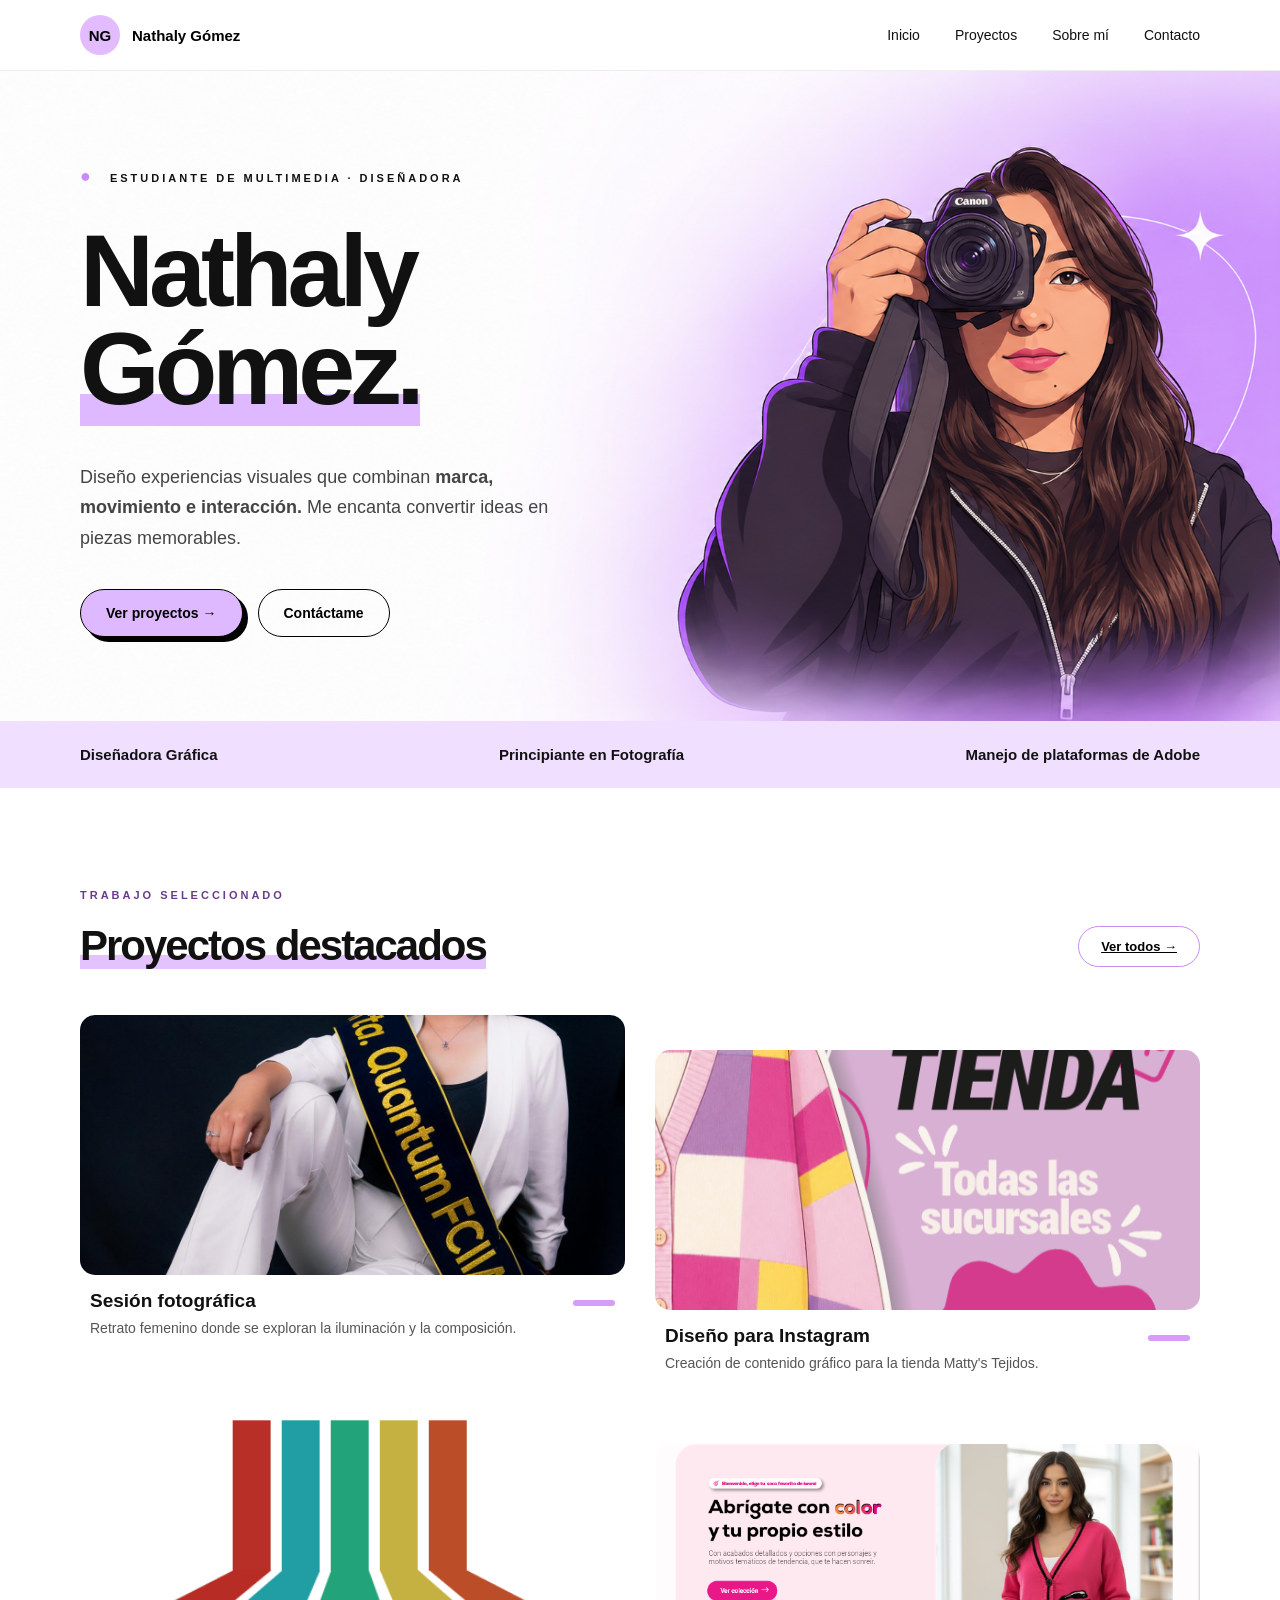
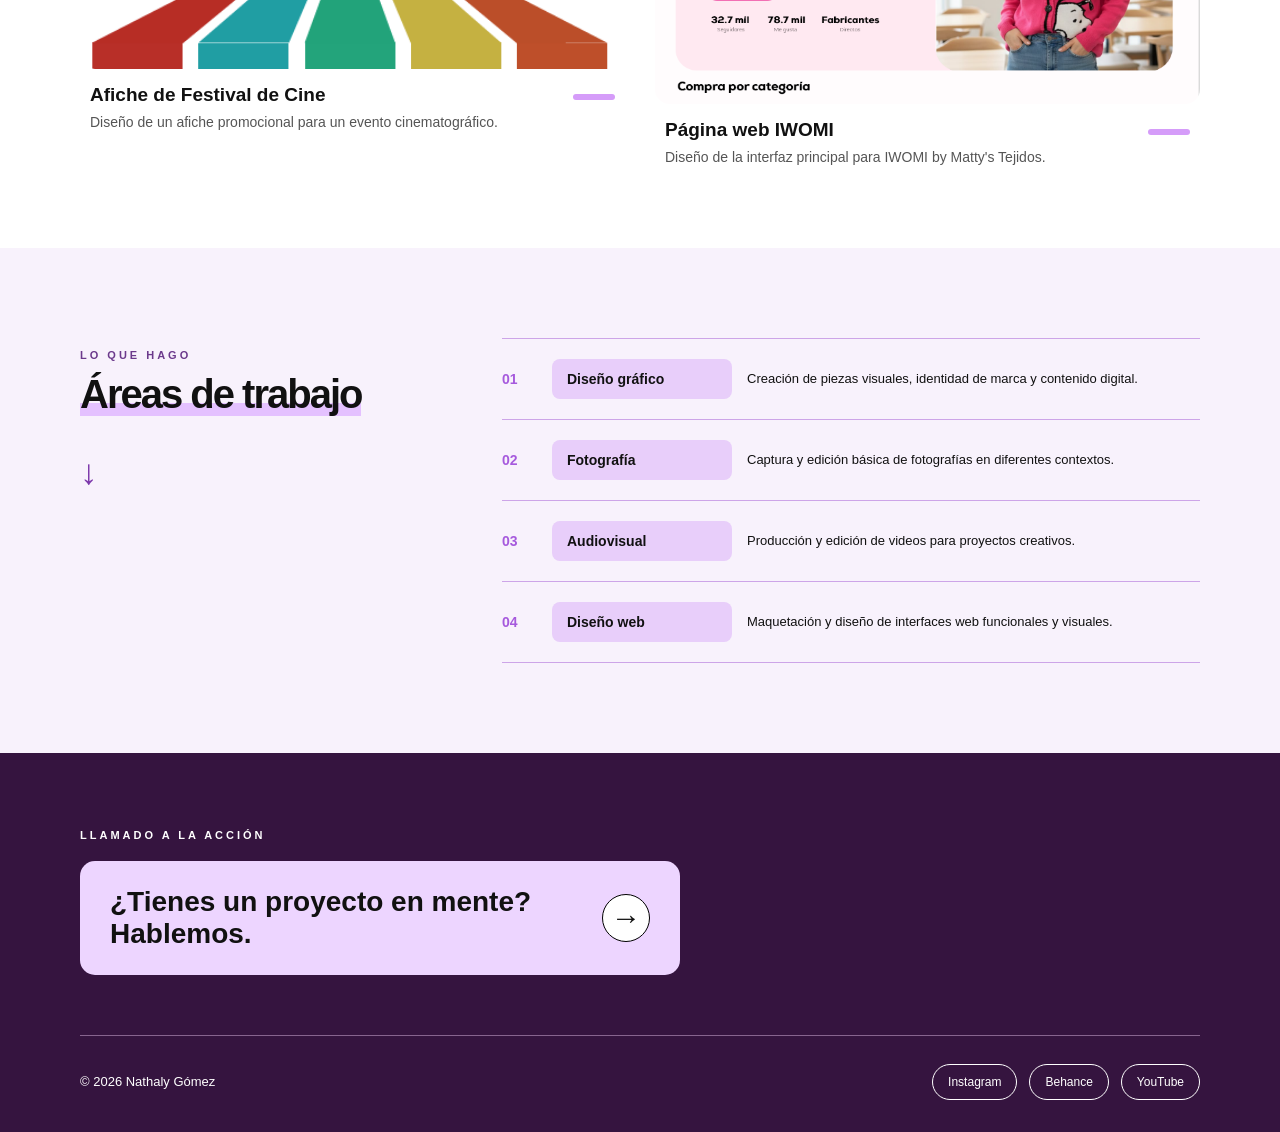
<file: index.html>
<!DOCTYPE html>
<html lang="en">
<head>
    <meta charset="UTF-8">
    <meta name="viewport" content="width=device-width, initial-scale=1.0">
    <title>PORTAFOLIO</title><link rel="stylesheet" href="estilos.css">
</head>
<body>
 <header class="encabezado">
        <div class="contenedor menu">
            <a href="#inicio" class="logo">
                <span class="logo-circulo">NG</span>
                Nathaly Gómez
            </a>
            <nav class="navegacion">
                <a href="index.html">Inicio</a>
                <a href="Proyectos.html">Proyectos</a>
                <a href="Sobre_mí.html">Sobre mí</a>
                <a href="Contacto.html">Contacto</a>
            </nav>
        </div>
</header>
<main>
        <section id="inicio" class="portada">
            <div class="contenedor portada-contenido">
                <div class="presentacion">
                    <p class="subtitulo">
                        ESTUDIANTE DE MULTIMEDIA · DISEÑADORA</p>
                    <h1>
                        Nathaly<br>
                        <span>Gómez.</span>
                    </h1>
                    <p class="descripcion">
                        Diseño experiencias visuales que combinan
                        <strong>marca, movimiento e interacción.</strong>
                        Me encanta convertir ideas en piezas memorables.</p>
                    <div class="botones">
                        <a href="#proyectos" class="btn-principal">
                            Ver proyectos →
                        </a>
                        <a href="#contacto" class="btn-secundario">
                            Contáctame
                        </a>
                    </div>
                </div>
            </div>
        </section>
  <section class="especialidades">
            <div class="contenedor especialidades-contenido">
                <div class="especialidad">
                    <p>Diseñadora Gráfica</p>
                </div>
                <div class="especialidad">
                    <p>Principiante en Fotografía</p>
                </div>
                <div class="especialidad">
                    <p>Manejo de plataformas de Adobe</p>
                </div>
            </div>
        </section>
 <section id="proyectos" class="proyectos">
            <div class="contenedor">
                <p class="etiqueta">TRABAJO SELECCIONADO</p>
                <div class="titulo-seccion">
                    <h2><span>Proyectos destacados</span></h2>
                    <a href="Proyectos.html" class="ver-todos">
                        Ver todos → </a>
                </div>
                <div id="proyectos" class="cuadricula-proyectos">
                    <article class="tarjeta-proyecto">
                        <div class="imagen-proyecto">
                            <img src="SESIÓN.jpeg"
                                 alt="Retrato de sesión fotográfica">
                        </div>
                        <div class="info-proyecto">
                            <div>
                                <h3>Sesión fotográfica</h3>
                                <p>
                                    Retrato femenino donde se exploran
                                    la iluminación y la composición.
                                </p>
                            </div>
                            <span class="linea-morada"></span>
                        </div>
                    </article>
                    <article class="tarjeta-proyecto">
                        <div class="imagen-proyecto">
                            <img src="POST_MT.png"
                                 alt="Post para Matty's Tejidos">
                        </div>
                        <div class="info-proyecto">
                            <div>
                                <h3>Diseño para Instagram</h3>
                                <p>
                                    Creación de contenido gráfico
                                    para la tienda Matty's Tejidos.
                                </p>
                            </div>
                            <span class="linea-morada"></span>
                        </div>
                    </article>
                    <article class="tarjeta-proyecto">
                        <div class="imagen-proyecto">
                            <img src="AFICHE.png"
                                 alt="Afiche de festival de cine">
                        </div>
                        <div class="info-proyecto">
                            <div>
                                <h3>Afiche de Festival de Cine</h3>
                                <p>
                                    Diseño de un afiche promocional
                                    para un evento cinematográfico.
                                </p>
                            </div>
                            <span class="linea-morada"></span>
                        </div>
                    </article>
                    <article class="tarjeta-proyecto">
                        <div class="imagen-proyecto">
                            <img src="PÁGINA_WEB.png"
                                 alt="Página web IWOMI">
                        </div>
                        <div class="info-proyecto">
                            <div>
                                <h3>Página web IWOMI</h3>
                                <p>
                                    Diseño de la interfaz principal
                                    para IWOMI by Matty's Tejidos.
                                </p>
                            </div>
                            <span class="linea-morada"></span>
                        </div>
                    </article>
                </div>
            </div>
        </section>
 <section id="sobre-mi" class="areas">
            <div class="contenedor areas-contenido">
                <div class="areas-titulo">
                    <p class="etiqueta">LO QUE HAGO</p>
                    <h2><span>Áreas de trabajo</span></h2>
                    <p class="flecha">↓</p>
                </div>
                <div class="lista-areas">
                    <div class="area">
                        <span class="numero">01</span>
                        <h3>Diseño gráfico</h3>
                        <p>
                            Creación de piezas visuales,
                            identidad de marca y contenido digital.
                        </p>
                    </div>
                    <div class="area">
                        <span class="numero">02</span>
                        <h3>Fotografía</h3>
                        <p>
                            Captura y edición básica de fotografías
                            en diferentes contextos.
                        </p>
                    </div>
                    <div class="area">
                        <span class="numero">03</span>
                        <h3>Audiovisual</h3>
                        <p>
                            Producción y edición de videos
                            para proyectos creativos.
                        </p>
                    </div>
                    <div class="area">
                        <span class="numero">04</span>
                        <h3>Diseño web</h3>
                        <p>Maquetación y diseño de interfaces
                        web funcionales y visuales.</p>
                    </div>
                </div>
            </div>
        </section>
    </main>
    <footer id="contacto" class="footer">
        <div class="contenedor">
            <p class="etiqueta-footer">
                LLAMADO A LA ACCIÓN
            </p>
            <a href="mailto:tu-correo@ejemplo.com"
               class="contacto-grande">
                <span>
                    ¿Tienes un proyecto en mente?<br>
                    Hablemos.
                </span>
                <span class="flecha-contacto">→</span>
            </a>
            <div class="footer-inferior">
                <p>© 2026 Nathaly Gómez</p>
                <div class="redes">
                    <a href="https://www.instagram.com/"
                       target="_blank"
                       rel="noopener noreferrer">Instagram</a>

                    <a href="https://www.behance.net/"
                       target="_blank"
                       rel="noopener noreferrer">Behance</a>

                    <a href="https://www.youtube.com/"
                       target="_blank"
                       rel="noopener noreferrer">YouTube</a>
                </div>
            </div>
        </div>
    </footer>
    </main>
</body>
</html>
</file>
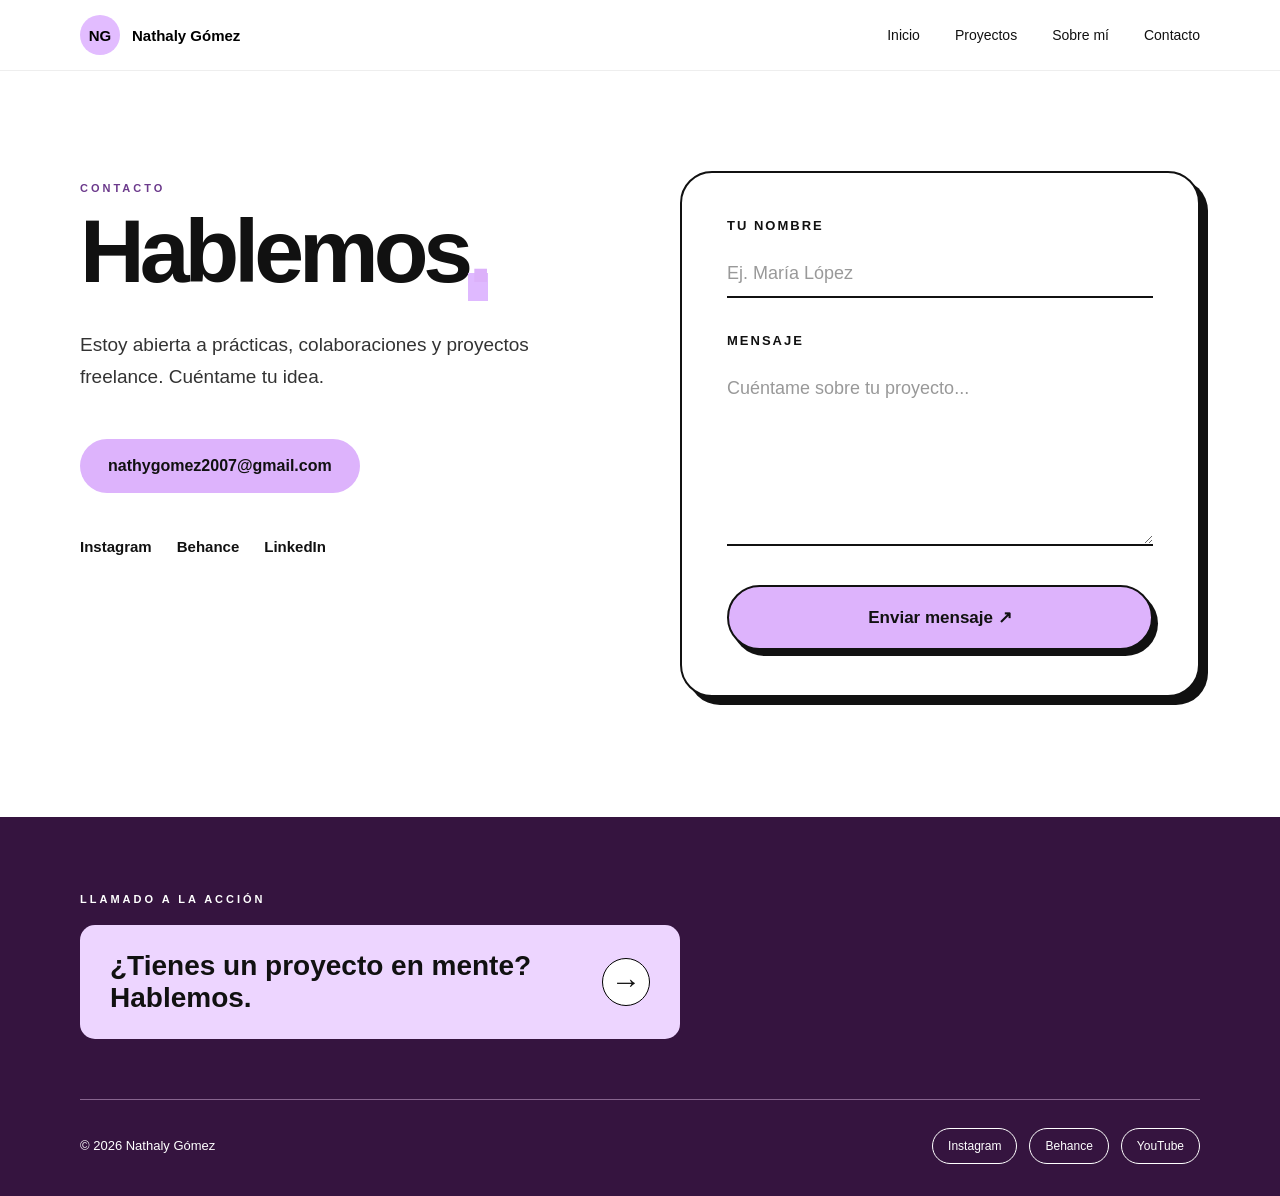
<file: Contacto.html>
<!DOCTYPE html>
<html lang="en">
<head>
    <meta charset="UTF-8">
    <meta name="viewport" content="width=device-width, initial-scale=1.0">
    <title>Document</title><link rel="stylesheet" href="estilos.css">
</head>
<body>
 <header class="encabezado">
        <div class="contenedor menu">
            <a href="#inicio" class="logo">
                <span class="logo-circulo">NG</span>
                Nathaly Gómez
            </a>
            <nav class="navegacion">
                <a href="index.html">Inicio</a>
                <a href="Proyectos.html">Proyectos</a>
                <a href="Sobre_mí.html">Sobre mí</a>
                <a href="Contacto.html">Contacto</a>
            </nav>
        </div>
</header>

    <main>

        <!-- SECCIÓN DE CONTACTO -->
        <section class="pagina-contacto">
            <div class="contenedor contacto-contenido">

                <!-- COLUMNA IZQUIERDA -->
                <div class="contacto-informacion">

                    <p class="etiqueta">CONTACTO</p>

                    <h1>Hablemos<span>.</span></h1>

                    <p class="contacto-descripcion">
                        Estoy abierta a prácticas,
                        colaboraciones y proyectos freelance.
                        Cuéntame tu idea.
                    </p>

                    <a href="mailto:hola@nathalygomez.com"
                       class="correo-contacto">
                        nathygomez2007@gmail.com
                    </a>

                    <div class="contacto-redes">

                        <a href="https://www.instagram.com/"
                           target="_blank"
                           rel="noopener noreferrer">
                            Instagram
                        </a>

                        <a href="https://www.behance.net/"
                           target="_blank"
                           rel="noopener noreferrer">
                            Behance
                        </a>

                        <a href="https://www.linkedin.com/"
                           target="_blank"
                           rel="noopener noreferrer">
                            LinkedIn
                        </a>

                    </div>

                </div>

                <!-- COLUMNA DERECHA -->
                <div class="formulario-contenedor">

                    <form id="formulario-contacto">

                        <div class="campo">
                            <label for="nombre">
                                TU NOMBRE
                            </label>

                            <input type="text"
                                   id="nombre"
                                   name="nombre"
                                   placeholder="Ej. María López"
                                   required>
                        </div>

                        <div class="campo">
                            <label for="mensaje">
                                MENSAJE
                            </label>

                            <textarea id="mensaje"
                                      name="mensaje"
                                      placeholder="Cuéntame sobre tu proyecto..."
                                      required></textarea>
                        </div>

                        <button type="submit"
                                class="btn-enviar">
                            Enviar mensaje ↗
                        </button>

                    </form>

                </div>

            </div>
        </section>

    </main>


<footer id="contacto" class="footer">
        <div class="contenedor">

            <p class="etiqueta-footer">
                LLAMADO A LA ACCIÓN
            </p>

            <a href="mailto:tu-correo@ejemplo.com"
               class="contacto-grande">
                <span>
                    ¿Tienes un proyecto en mente?<br>
                    Hablemos.
                </span>
                <span class="flecha-contacto">→</span>
            </a>

            <div class="footer-inferior">

                <p>© 2026 Nathaly Gómez</p>

                <div class="redes">
                    <a href="https://www.instagram.com/"
                       target="_blank"
                       rel="noopener noreferrer">Instagram</a>

                    <a href="https://www.behance.net/"
                       target="_blank"
                       rel="noopener noreferrer">Behance</a>

                    <a href="https://www.youtube.com/"
                       target="_blank"
                       rel="noopener noreferrer">YouTube</a>
                </div>

            </div>

        </div>
    </footer>
</body>
</html>
</file>
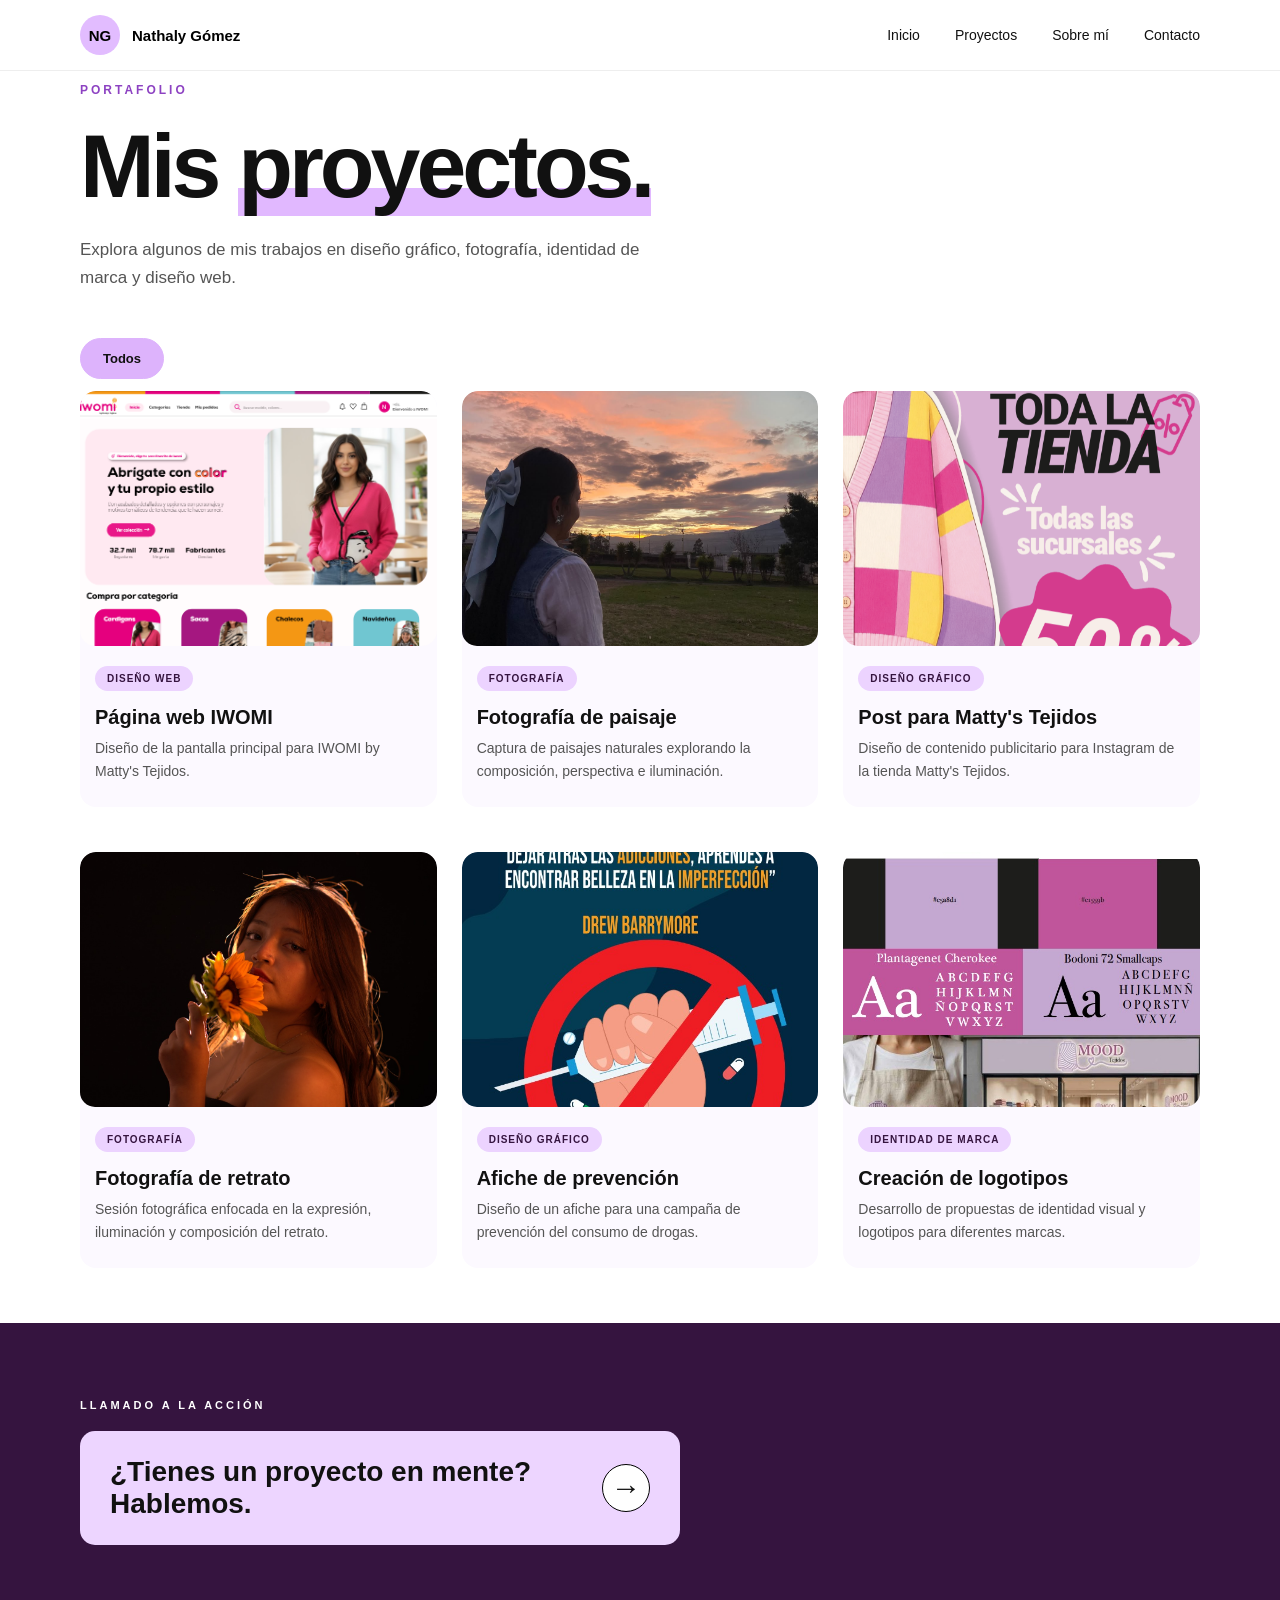
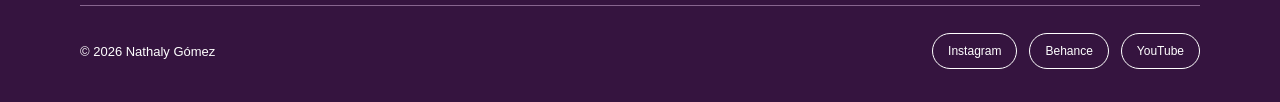
<file: Proyectos.html>
<!DOCTYPE html>
<html lang="en">
<head>
    <meta charset="UTF-8">
    <meta name="viewport" content="width=device-width, initial-scale=1.0">
    <title>Document</title><link rel="stylesheet" href="estilos.css">
</head>
<body>
    <header class="encabezado">
        <div class="contenedor menu">

            <a href="index.html" class="logo">
                <span class="logo-circulo">NG</span>
                Nathaly Gómez
            </a>

            <nav class="navegacion">
                <a href="index.html">Inicio</a>
                <a href="proyectos.html" class="activo">Proyectos</a>
                <a href="Sobre_mí.html">Sobre mí</a>
                <a href="Contacto.html">Contacto</a>
            </nav>

        </div>
    </header>

    <main>

        <!-- PRESENTACIÓN -->
        <section class="pagina-proyectos">
            <div class="contenedor">

                <div class="encabezado-proyectos">
                    <p class="etiqueta">PORTAFOLIO</p>
                    <h1>Mis <span>proyectos.</span></h1>

                    <p class="intro-proyectos">
                        Explora algunos de mis trabajos en
                        diseño gráfico, fotografía, identidad
                        de marca y diseño web.
                    </p>
                </div>
                <div class="filtros-proyectos">

                    <button class="filtro activo"
                            data-filtro="todos">
                        Todos
                    </button>
                <!-- GALERÍA DE PROYECTOS -->
                <div class="galeria-proyectos">

                    <!-- PROYECTO 1 -->
                    <article class="proyecto-card"
                             data-categoria="web">

                        <div class="proyecto-imagen">
                            <img src="PÁGINA_WEB.png"
                                 alt="Página web IWOMI">
                        </div>

                        <div class="proyecto-info">
                            <span class="proyecto-tipo">
                                DISEÑO WEB
                            </span>
                            <h3>Página web IWOMI</h3>
                            <p>
                                Diseño de la pantalla principal
                                para IWOMI by Matty's Tejidos.
                            </p>
                        </div>
                    </article>

                    <!-- PROYECTO 2 -->
                    <article class="proyecto-card"
                             data-categoria="fotografia">

                        <div class="proyecto-imagen">
                            <img src="PAISAJE.jpeg"
                                 alt="Fotografía de paisaje">
                        </div>

                        <div class="proyecto-info">
                            <span class="proyecto-tipo">
                                FOTOGRAFÍA
                            </span>
                            <h3>Fotografía de paisaje</h3>
                            <p>
                                Captura de paisajes naturales
                                explorando la composición,
                                perspectiva e iluminación.
                            </p>
                        </div>
                    </article>

                    <!-- PROYECTO 3 -->
                    <article class="proyecto-card"
                             data-categoria="grafico">

                        <div class="proyecto-imagen">
                            <img src="POST_MT.png"
                                 alt="Post de Matty's Tejidos">
                        </div>

                        <div class="proyecto-info">
                            <span class="proyecto-tipo">
                                DISEÑO GRÁFICO
                            </span>
                            <h3>Post para Matty's Tejidos</h3>
                            <p>
                                Diseño de contenido publicitario
                                para Instagram de la tienda
                                Matty's Tejidos.
                            </p>
                        </div>
                    </article>

                    <!-- PROYECTO 4 -->
                    <article class="proyecto-card"
                             data-categoria="fotografia">

                        <div class="proyecto-imagen">
                            <img src="M_RETRATO.jpeg"
                                 alt="Fotografía de retrato">
                        </div>

                        <div class="proyecto-info">
                            <span class="proyecto-tipo">
                                FOTOGRAFÍA
                            </span>
                            <h3>Fotografía de retrato</h3>
                            <p>
                                Sesión fotográfica enfocada
                                en la expresión, iluminación
                                y composición del retrato.
                            </p>
                        </div>
                    </article>

                    <!-- PROYECTO 5 -->
                    <article class="proyecto-card"
                             data-categoria="grafico">

                        <div class="proyecto-imagen">
                            <img src="af_drogas.jpeg"
                                 alt="Afiche de prevención">
                        </div>

                        <div class="proyecto-info">
                            <span class="proyecto-tipo">
                                DISEÑO GRÁFICO
                            </span>
                            <h3>Afiche de prevención</h3>
                            <p>
                                Diseño de un afiche para una
                                campaña de prevención del
                                consumo de drogas.
                            </p>
                        </div>
                    </article>

                    <!-- PROYECTO 6 -->
                    <article class="proyecto-card"
                             data-categoria="marca">

                        <div class="proyecto-imagen">
                            <img src="LOGOTIPOS.jpeg"
                                 alt="Diseño de logotipos">
                        </div>

                        <div class="proyecto-info">
                            <span class="proyecto-tipo">
                                IDENTIDAD DE MARCA
                            </span>
                            <h3>Creación de logotipos</h3>
                            <p>
                                Desarrollo de propuestas de
                                identidad visual y logotipos
                                para diferentes marcas.
                            </p>
                        </div>
                    </article>

                </div>

            </div>
        </section>

    </main>

    <!-- FOOTER -->
     <footer id="contacto" class="footer">
        <div class="contenedor">

            <p class="etiqueta-footer">
                LLAMADO A LA ACCIÓN
            </p>

            <a href="mailto:tu-correo@ejemplo.com"
               class="contacto-grande">
                <span>
                    ¿Tienes un proyecto en mente?<br>
                    Hablemos.
                </span>
                <span class="flecha-contacto">→</span>
            </a>

            <div class="footer-inferior">

                <p>© 2026 Nathaly Gómez</p>

                <div class="redes">
                    <a href="https://www.instagram.com/"
                       target="_blank"
                       rel="noopener noreferrer">Instagram</a>

                    <a href="https://www.behance.net/"
                       target="_blank"
                       rel="noopener noreferrer">Behance</a>

                    <a href="https://www.youtube.com/"
                       target="_blank"
                       rel="noopener noreferrer">YouTube</a>
                </div>

            </div>

        </div>
    </footer>
</body>
</html>
</file>
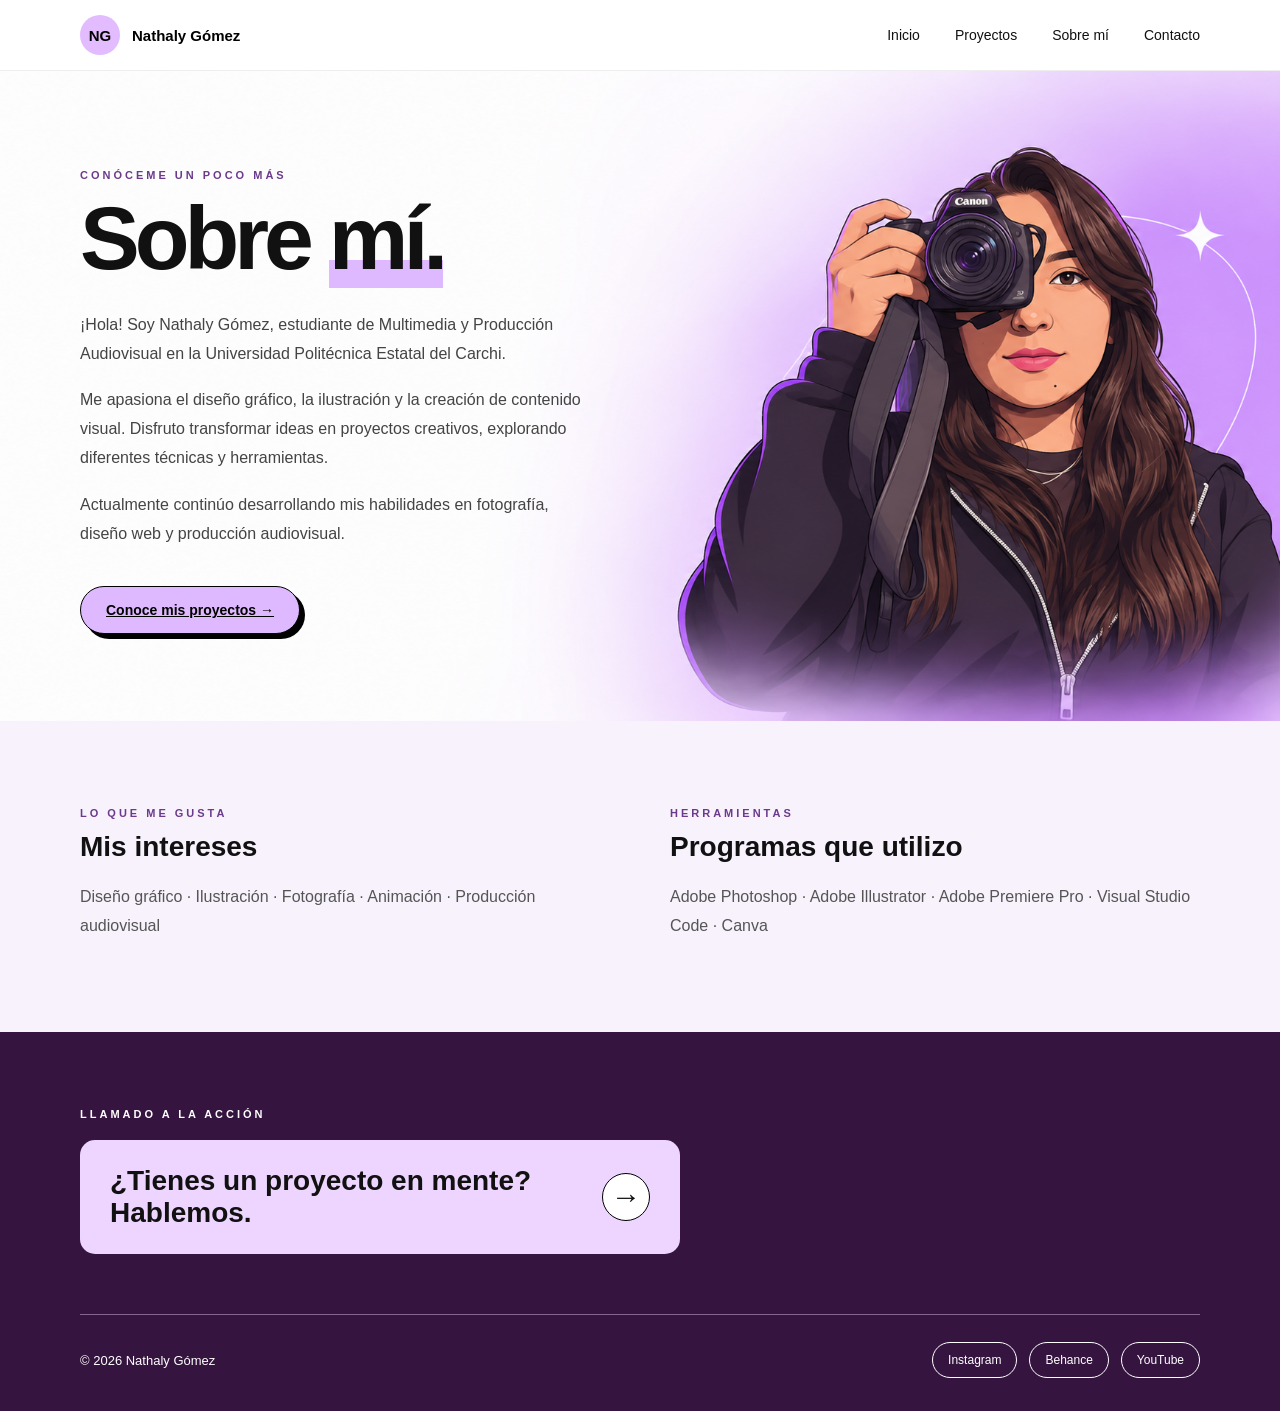
<file: Sobre_mí.html>
<!DOCTYPE html>
<html lang="en">
<head>
    <meta charset="UTF-8">
    <meta name="viewport" content="width=device-width, initial-scale=1.0">
    <title>Document</title><link rel="stylesheet" href="estilos.css">
</head>
<body>
 <header class="encabezado">
        <div class="contenedor menu">
            <a href="#inicio" class="logo">
                <span class="logo-circulo">NG</span>
                Nathaly Gómez
            </a>
            <nav class="navegacion">
                <a href="index.html">Inicio</a>
                <a href="Proyectos.html">Proyectos</a>
                <a href="Sobre_mí.html">Sobre mí</a>
                <a href="Contacto.html">Contacto</a>
            </nav>
        </div>
</header>


    <main>

        <!-- PRESENTACIÓN PERSONAL -->
        <section class="sobre-mi-portada">

            <div class="contenedor">

                <div class="sobre-mi-texto">

                    <p class="etiqueta">CONÓCEME UN POCO MÁS</p>

                    <h1>Sobre <span>mí.</span></h1>

                    <p>
                        ¡Hola! Soy Nathaly Gómez, estudiante
                        de Multimedia y Producción Audiovisual
                        en la Universidad Politécnica Estatal
                        del Carchi.
                    </p>

                    <p>
                        Me apasiona el diseño gráfico, la
                        ilustración y la creación de contenido
                        visual. Disfruto transformar ideas en
                        proyectos creativos, explorando
                        diferentes técnicas y herramientas.
                    </p>

                    <p>
                        Actualmente continúo desarrollando
                        mis habilidades en fotografía, diseño
                        web y producción audiovisual.
                    </p>

                    <a href="proyectos.html" class="btn-principal">
                        Conoce mis proyectos →
                    </a>

                </div>

            </div>
        </section>

        <!-- INTERESES Y HERRAMIENTAS -->
        <section class="sobre-mi-detalles">
            <div class="contenedor detalles-contenido">

                <div>
                    <p class="etiqueta">LO QUE ME GUSTA</p>
                    <h2>Mis intereses</h2>

                    <p>
                        Diseño gráfico · Ilustración ·
                        Fotografía · Animación ·
                        Producción audiovisual
                    </p>
                </div>

                <div>
                    <p class="etiqueta">HERRAMIENTAS</p>
                    <h2>Programas que utilizo</h2>

                    <p>
                        Adobe Photoshop · Adobe Illustrator ·
                        Adobe Premiere Pro · Visual Studio Code ·
                        Canva
                    </p>
                </div>

            </div>
        </section>

    </main>


<footer id="contacto" class="footer">
        <div class="contenedor">

            <p class="etiqueta-footer">
                LLAMADO A LA ACCIÓN
            </p>

            <a href="mailto:tu-correo@ejemplo.com"
               class="contacto-grande">
                <span>
                    ¿Tienes un proyecto en mente?<br>
                    Hablemos.
                </span>
                <span class="flecha-contacto">
                    → 

                </span>
            </a>

            <div class="footer-inferior">

                <p>© 2026 Nathaly Gómez</p>

                <div class="redes">
                    <a href="https://www.instagram.com/"
                       target="_blank"
                       rel="noopener noreferrer">Instagram</a>

                    <a href="https://www.behance.net/"
                       target="_blank"
                       rel="noopener noreferrer">Behance</a>

                    <a href="https://www.youtube.com/"
                       target="_blank"
                       rel="noopener noreferrer">YouTube</a>
                </div>

            </div>

        </div>
    </footer>
</body>
</html>
</file>
<file: estilos.css>
*{
    font-family: "Roboto", sans-serif;
}
* {
    box-sizing: border-box;
}
body {
    margin: 0;
    font-family: "Century Gothic", Arial, sans-serif;
    color: #111111;
    background-color: white;
}
.contenedor {
    max-width: 1200px;
    margin: 0 auto;
    padding: 0 40px;
}
.encabezado {
    background-color: white;
    border-bottom: 1px solid #eeeeee;
}
.menu {
    min-height: 70px;
    display: flex;
    align-items: center;
    justify-content: space-between;
}
.logo {
    display: flex;
    align-items: center;
    gap: 12px;
    font-size: 15px;
    font-weight: bold;
    color: black;
    text-decoration: none;
}
.logo-circulo {
    width: 40px;
    height: 40px;
    background-color: #e2bcff;
    border-radius: 50%;
    display: flex;
    align-items: center;
    justify-content: center;
}
.navegacion {
    display: flex;
    gap: 35px;
}
.navegacion a {
    color: #111111;
    text-decoration: none;
    font-size: 14px;
}
.navegacion a:hover {
    color: #9858c9;
}
.portada {
    min-height: 650px;
    background-image: url("Retrato\ fotográfico\ con\ cámara\ Canon.png");
    background-size: cover;
    background-position: center right;
    background-repeat: no-repeat;
    display: flex;
    align-items: center;
}
.portada-contenido {
    width: 100%;
}
.presentacion {
    max-width: 540px;
}
.subtitulo {
    font-size: 11px;
    font-weight: bold;
    letter-spacing: 3px;
    margin-bottom: 35px;
}
.subtitulo::before {
    content: "●";
    color: #c78aff;
    margin-right: 10px;
    font-size: 18px;
}
h1 {
    font-size: clamp(65px, 8vw, 120px);
    line-height: 0.95;
    letter-spacing: -5px;
    margin: 0 0 45px;
    font-weight: 800;
}
h1 span {
    background: linear-gradient(transparent 72%, #dfb9ff 72%);
}
.descripcion {
    max-width: 480px;
    font-size: 18px;
    line-height: 1.7;
    color: #444444;
}
.botones {
    display: flex;
    gap: 15px;
    margin-top: 35px;
}
.botones a {
    padding: 15px 25px;
    border-radius: 30px;
    text-decoration: none;
    font-size: 14px;
    font-weight: bold;
}
.btn-principal {
    background-color: #dfb9ff;
    border: 1px solid black;
    color: black;
    box-shadow: 5px 5px 0 black;
}
.btn-principal:hover {
    background-color: #c68df5;
}
.btn-secundario {
    border: 1px solid black;
    color: black;
    background-color: transparent;
}
.seccion {
    min-height: 300px;
    padding: 80px 10%;
    text-align: center;
}
.seccion h2 {
    font-size: 35px;
}
.especialidades {
    background-color: #f0dfff;
    padding: 25px 0;
}
.especialidades-contenido {
    display: flex;
    align-items: center;
    justify-content: space-between;
    gap: 25px;
}
.especialidad {
    display: flex;
    align-items: center;
    gap: 15px;
    font-size: 15px;
    font-weight: bold;
}
.especialidad p {
    margin: 0;
}
.simbolo {
    font-size: 25px;
    color: #8d42c2;
}
.proyectos {
    padding: 90px 0 100px;
}
.etiqueta {
    color: #6c3a8c;
    font-size: 11px;
    font-weight: bold;
    letter-spacing: 3px;
}
.titulo-seccion {
    display: flex;
    align-items: center;
    justify-content: space-between;
    gap: 20px;
    margin-bottom: 35px;
}
.titulo-seccion h2,
.areas-titulo h2 {
    font-size: 42px;
    letter-spacing: -2px;
    margin: 10px 0;
}
.titulo-seccion h2 span,.areas-titulo h2 span {
    background: linear-gradient(transparent 70%,#e4c1ff 70%);
}
.ver-todos {
    padding: 12px 22px;
    border: 1px solid #c78cf5;
    border-radius: 25px;
    color: black;
    font-size: 13px;
    font-weight: bold;
}
.ver-todos:hover {
    background-color: #e8ceff;
}
.cuadricula-proyectos {
    display: grid;
    grid-template-columns: repeat(2, 1fr);
    gap: 55px 30px;
}
.tarjeta-proyecto:nth-child(even) {
    transform: translateY(35px);
}
.imagen-proyecto {
    width: 100%;
    height: 260px;
    border-radius: 15px;
    overflow: hidden;
    background-color: #f1e8f7;
}
.imagen-proyecto img {
    width: 100%;
    height: 100%;
    object-fit: cover;
    display: block;
    transition: transform 0.4s;
}
.tarjeta-proyecto:hover img {
    transform: scale(1.05);
}
.info-proyecto {
    display: flex;
    align-items: flex-start;
    justify-content: space-between;
    gap: 15px;
    padding: 15px 10px;
}
.info-proyecto h3 {
    margin: 0 0 6px;
    font-size: 19px;
}
.info-proyecto p {
    margin: 0;
    font-size: 14px;
    color: #555555;
    line-height: 1.5;
}
.linea-morada {
    width: 42px;
    height: 6px;
    margin-top: 10px;
    border-radius: 10px;
    background-color: #d59cf9;
    flex-shrink: 0;
}
.areas {
    background-color: #f8f2fc;
    padding: 90px 0;
}
.areas-contenido {
    display: grid;
    grid-template-columns: 35% 65%;
    gap: 30px;
}
.areas-titulo h2 {
    font-size: 40px;
}
.flecha {
    font-size: 35px;
    color: #7d39ac;
    margin-top: 35px;
}
.lista-areas {
    padding-right: 30px;
}
.area {
    display: grid;
    grid-template-columns: 35px 180px 1fr;
    align-items: center;
    gap: 15px;
    padding: 20px 0;
    border-top: 1px solid #cda5e8;
}
.area:last-child {
    border-bottom: 1px solid #cda5e8;
}
.numero {
    color: #a65add;
    font-size: 14px;
    font-weight: bold;
}
.area h3 {
    margin: 0;
    padding: 12px 15px;
    background-color: #e8cefa;
    border-radius: 8px;
    font-size: 14px;
}
.area p {
    margin: 0;
    font-size: 13px;
    line-height: 1.5;
}
.footer {
    background-color: #35143f;
    color: white;
    padding: 65px 0 30px;
}

.etiqueta-footer {
    font-size: 11px;
    letter-spacing: 3px;
    font-weight: bold;
    margin-bottom: 20px;
}
.contacto-grande {
    display: flex;
    justify-content: space-between;
    align-items: center;
    max-width: 600px;
    padding: 25px 30px;
    background-color: #edd5ff;
    border-radius: 15px;
    color: #111111;
    font-size: 28px;
    font-weight: bold;
}
.footer a {
    text-decoration: none;
}
.flecha-contacto {
    width: 50px;
    height: 50px;
    border: 1px solid black;
    border-radius: 50%;
    display: flex;
    align-items: center;
    justify-content: center;
    font-size: 30px;
    background-color: white;
}
.footer-inferior {
    display: flex;
    justify-content: space-between;
    align-items: center;
    margin-top: 60px;
    padding-top: 25px;
    border-top: 1px solid #87658f;
}
.footer-inferior p {
    font-size: 13px;
}
.flecha-contacto {
        width: 48px;
        height: 48px;
}
.redes {
    display: flex;
    gap: 12px;
}
.redes a {
    padding: 10px 15px;
    border: 1px solid white;
    border-radius: 25px;
    color: white;
    font-size: 12px;
}
.redes a:hover {
    background-color: #a65add;
}
.encabezado-proyectos {
    margin-bottom: 45px;
}
.encabezado-proyectos .etiqueta {
    font-size: 12px;
    letter-spacing: 3px;
    color: #8d42c2;
    font-weight: bold;
}
.encabezado-proyectos h1 {
    font-size: clamp(55px, 7vw, 95px);
    line-height: 1.1;
    letter-spacing: -4px;
    margin: 20px 0;
}
.encabezado-proyectos h1 span {
    background: linear-gradient(transparent 72%,#e1b8ff 72%);
}
.intro-proyectos {
    max-width: 600px;
    font-size: 17px;
    color: #555555;
    line-height: 1.7;
}
.filtros-proyectos {
    display: flex;
    flex-wrap: wrap;
    align-items: center;
    gap: 12px;
    margin-bottom: 55px;
}
.filtro {
    padding: 12px 22px;
    border: 1px solid #9e6ab8;
    border-radius: 30px;
    background-color: white;
    color: #35143f;
    font-family: inherit;
    font-size: 13px;
    font-weight: bold;
    cursor: pointer;
    transition: 0.3s;
}
.filtro:hover {
    background-color: #f0dfff;
}
.filtro.activo {
    background-color: #ddb3fc;
    border-color: #ddb3fc;
    color: #111111;
}
.galeria-proyectos {
    display: grid;
    grid-template-columns: repeat(3, minmax(0, 1fr));
    gap: 45px 25px;
}
.proyecto-card {
    min-width: 0;
    border-radius: 16px;
    overflow: hidden;
    background-color: #fcf9ff;
    transition: transform 0.3s, box-shadow 0.3s;
}
.proyecto-card:hover {
    transform: translateY(-6px);
    box-shadow: 0 12px 30px rgba(85, 35, 105, 0.12);
}
.proyecto-imagen {
    width: 100%;
    height: 255px;
    border-radius: 15px;
    overflow: hidden;
    background-color: #f0dfff;
}
.proyecto-imagen img {
    width: 100%;
    height: 100%;
    object-fit: cover;
    display: block;
    transition: transform 0.4s;
}
.proyecto-card:hover img {
    transform: scale(1.05);
}
.proyecto-info {
    padding: 20px 15px 25px;
}
.proyecto-tipo {
    display: inline-block;
    padding: 7px 12px;
    border-radius: 20px;
    background-color: #ecd3ff;
    color: #35143f;
    font-size: 10px;
    font-weight: bold;
    letter-spacing: 1px;
}
.proyecto-info h3 {
    margin: 15px 0 8px;
    font-size: 20px;
    font-weight: bold;
    color: #111111;
}
.proyecto-info p {
    margin: 0;
    color: #555555;
    font-size: 14px;
    line-height: 1.6;
}
.sobre-mi-portada {
    min-height: 650px;
    display: flex;
    align-items: center;
    background-image: url("Retrato\ fotográfico\ con\ cámara\ Canon.png");
    background-size: cover;
    background-position: center right;
    background-repeat: no-repeat;
}
.sobre-mi-portada .contenedor {
    width: 100%;
}
.sobre-mi-texto {
    max-width: 510px;
    padding: 70px 0;
}
.sobre-mi-texto h1 {
    font-size: clamp(65px, 7vw, 100px);
    margin: 15px 0 30px;
}
.sobre-mi-texto p:not(.etiqueta) {
    font-size: 16px;
    line-height: 1.8;
    color: #444444;
    margin-bottom: 18px;
}
.sobre-mi-texto .btn-principal {
    display: inline-block;
    margin-top: 20px;
    padding: 15px 25px;
    border-radius: 30px;
    font-size: 14px;
    font-weight: bold;
}
.sobre-mi-detalles {
    padding: 75px 0;
    background-color: #f8f2fc;
}
.detalles-contenido {
    display: grid;
    grid-template-columns: 1fr 1fr;
    gap: 60px;
}
.detalles-contenido h2 {
    font-size: 28px;
    margin: 12px 0 20px;
}
.detalles-contenido p:not(.etiqueta) {
    color: #555555;
    line-height: 1.8;
}
.pagina-contacto {
    padding: 100px 0 120px;
    background-color: #ffffff;
}
.contacto-contenido {
    display: grid;
    grid-template-columns: 1fr 1fr;
    align-items: start;
    gap: 80px;
}
.contacto-informacion h1 {
    font-size: clamp(65px, 7vw, 105px);
    letter-spacing: -5px;
    margin: 15px 0 35px;
}
.contacto-informacion h1 span {
    color: #dcb1fa;
}
.contacto-descripcion {
    max-width: 480px;
    font-size: 19px;
    line-height: 1.7;
    color: #333333;
    margin-bottom: 45px;
}
.correo-contacto {
    display: inline-block;
    padding: 18px 28px;
    border-radius: 40px;
    background-color: #ddb3fc;
    color: #111111;
    font-size: 16px;
    font-weight: bold;
    text-decoration: none;
    transition: 0.3s;
}
.correo-contacto:hover {
    background-color: #c68df5;
    transform: translateY(-3px);
}
.contacto-redes {
    display: flex;
    flex-wrap: wrap;
    gap: 25px;
    margin-top: 45px;
}
.contacto-redes a {
    color: #111111;
    font-size: 15px;
    font-weight: bold;
    text-decoration: none;
}
.contacto-redes a:hover {
    color: #9858c9;
}
.formulario-contenedor {
    padding: 45px;
    border: 2px solid #111111;
    border-radius: 32px;
    background-color: white;
    box-shadow: 8px 8px 0 #111111;
}
.campo {
    margin-bottom: 35px;
}
.campo label {
    display: block;
    font-size: 13px;
    font-weight: bold;
    letter-spacing: 2px;
    margin-bottom: 18px;
}
.campo input,.campo textarea {
    width: 100%;
    padding: 12px 0;
    border: none;
    border-bottom: 2px solid #111111;
    border-radius: 0;
    outline: none;
    background: transparent;
    font-family: inherit;
    font-size: 18px;
    color: #111111;
}
.campo input::placeholder,
.campo textarea::placeholder {
    color: #999999;
}
.campo input:focus,
.campo textarea:focus {
    border-bottom-color: #a65add;
}
.campo textarea {
    height: 180px;
    resize: vertical;
}
.btn-enviar {
    width: 100%;
    padding: 20px;
    border: 2px solid #111111;
    border-radius: 40px;
    background-color: #ddb3fc;
    box-shadow: 5px 6px 0 #111111;
    color: #111111;
    font-family: inherit;
    font-size: 17px;
    font-weight: bold;
    cursor: pointer;
    transition: 0.3s;
}
.btn-enviar:hover {
    background-color: #c68df5;
    transform: translateY(-3px);
}
</file>
